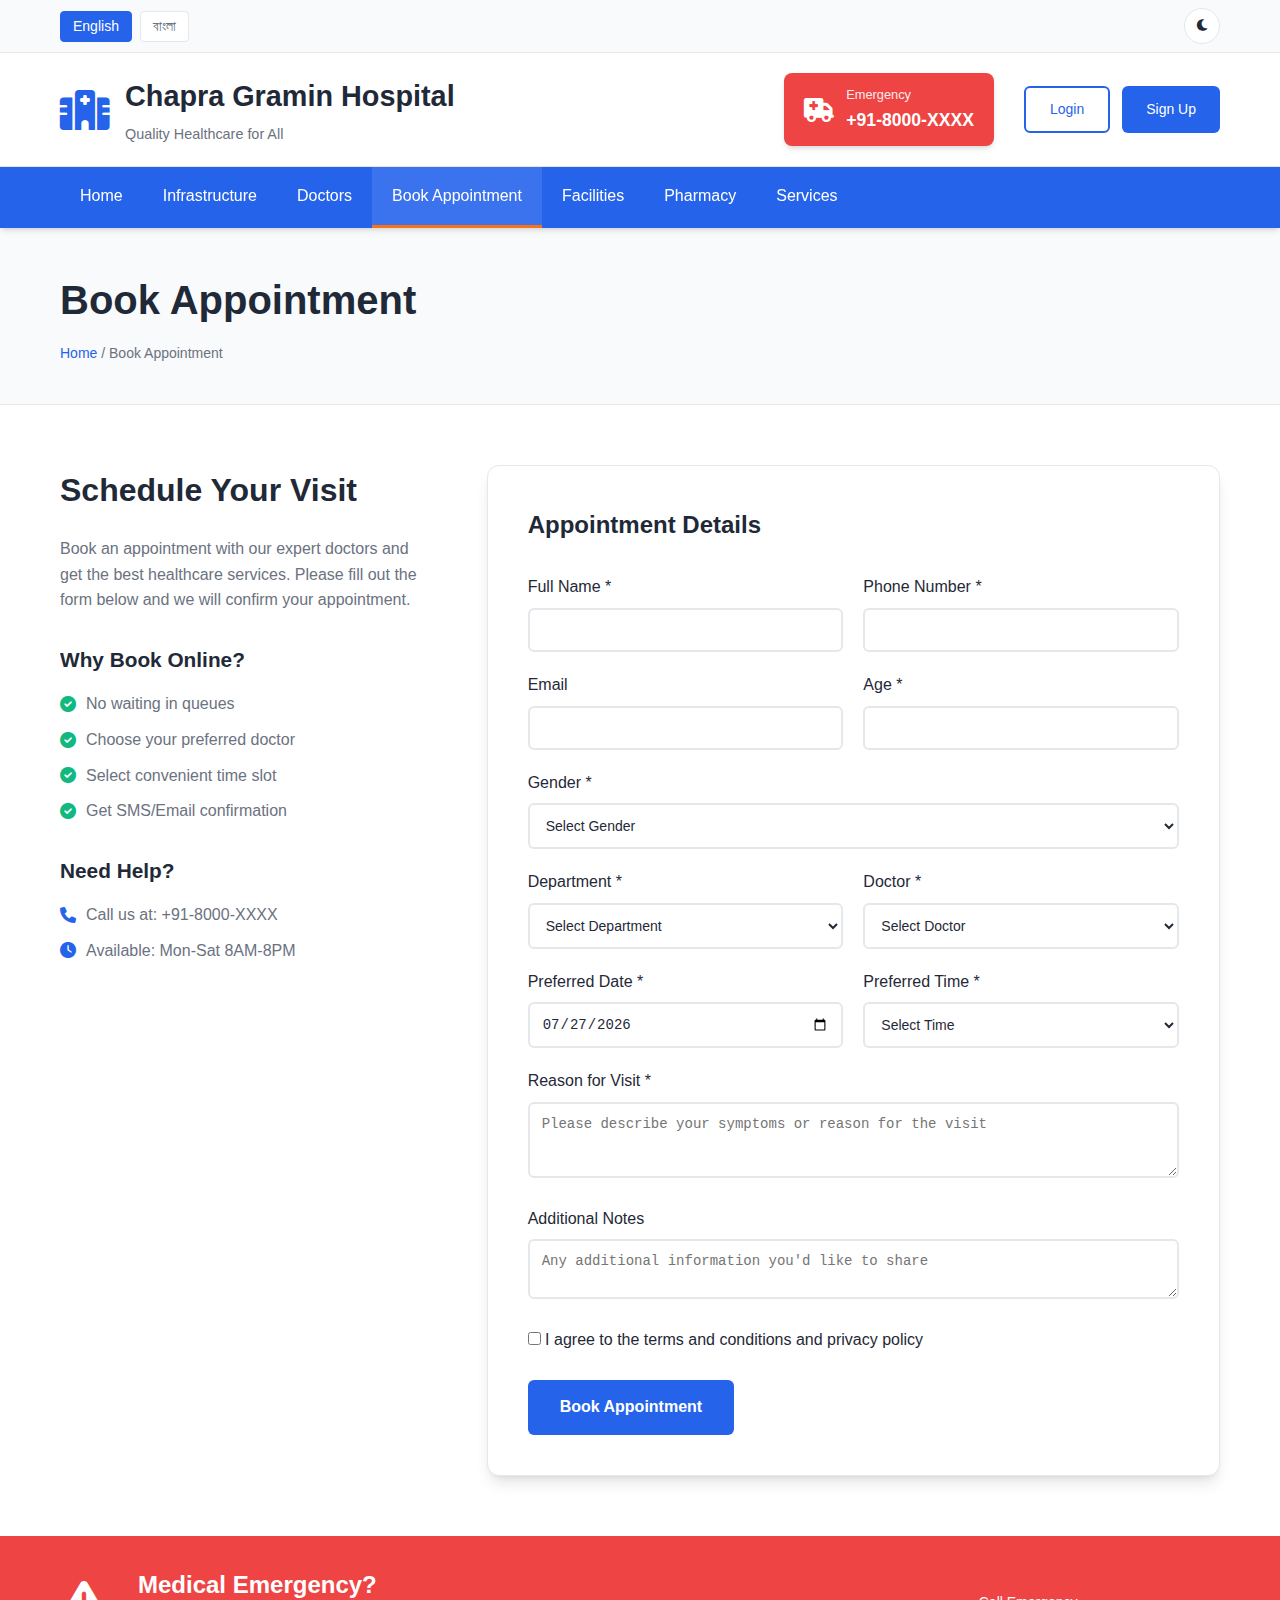
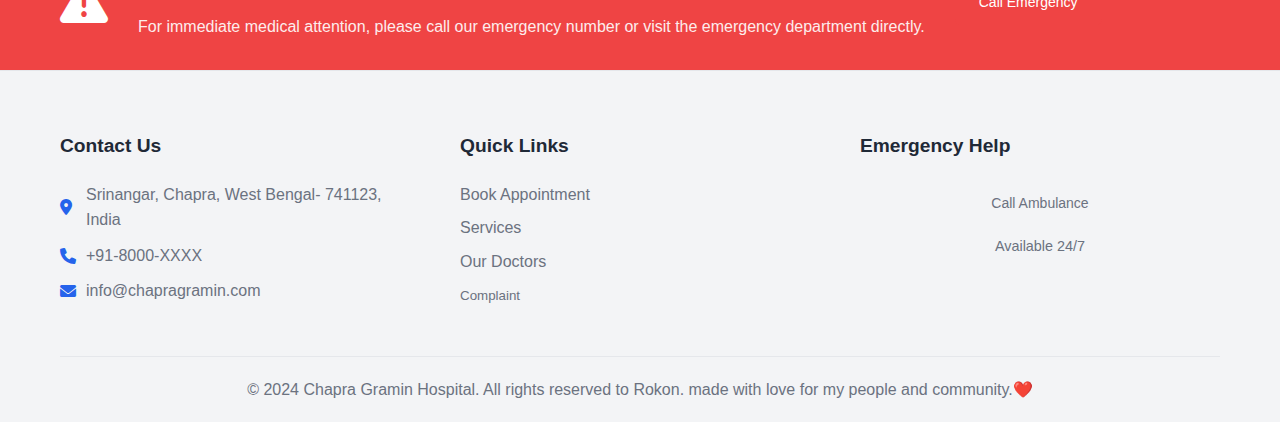
<file: appointment.html>
<!DOCTYPE html>
<html lang="en">
<head>
    <meta charset="UTF-8">
    <meta name="viewport" content="width=device-width, initial-scale=1.0">
    <title>Book Appointment - Chapra Gramin Hospital</title>
    <link rel="stylesheet" href="css/style.css">
    <link rel="stylesheet" href="https://cdnjs.cloudflare.com/ajax/libs/font-awesome/6.0.0/css/all.min.css">
</head>
<body>
    <!-- Language and Theme Controls -->
    <div class="top-controls">
        <div class="container">
            <div class="controls-wrapper">
                <div class="language-switcher">
                    <button id="lang-en" class="lang-btn active">English</button>
                    <button id="lang-bn" class="lang-btn">বাংলা</button>
                </div>
                <button id="theme-toggle" class="theme-toggle">
                    <i class="fas fa-moon"></i>
                </button>
            </div>
        </div>
    </div>

    <!-- Header -->
    <header class="header">
        <div class="container">
            <div class="header-content">
                <div class="logo">
                    <i class="fas fa-hospital"></i>
                    <div class="logo-text">
                        <h1 data-en="Chapra Gramin Hospital" data-bn="চাপড়া গ্রামীণ হাসপাতাল">Chapra Gramin Hospital</h1>
                        <p data-en="Quality Healthcare for All" data-bn="সবার জন্য মানসম্মত স্বাস্থ্যসেবা">Quality Healthcare for All</p>
                    </div>
                </div>
                <div class="header-actions">
                    <div class="emergency-contact">
                        <i class="fas fa-ambulance"></i>
                        <div>
                            <span data-en="Emergency" data-bn="জরুরি">Emergency</span>
                            <strong>+91-8000-XXXX</strong>
                        </div>
                    </div>
                    <div class="auth-buttons">
                        <button class="btn btn-outline" onclick="showLoginModal()" data-en="Login" data-bn="লগইন">Login</button>
                        <button class="btn btn-primary" onclick="showSignupModal()" data-en="Sign Up" data-bn="সাইন আপ">Sign Up</button>
                    </div>
                </div>
            </div>
        </div>
    </header>

    <!-- Navigation -->
    <nav class="navbar">
        <div class="container">
            <ul class="nav-menu">
                <li><a href="index.html" data-en="Home" data-bn="হোম">Home</a></li>
                <li><a href="infrastructure.html" data-en="Infrastructure" data-bn="অবকাঠামো">Infrastructure</a></li>
                <li><a href="doctors.html" data-en="Doctors" data-bn="ডাক্তার">Doctors</a></li>
                <li><a href="appointment.html" class="active" data-en="Book Appointment" data-bn="অ্যাপয়েন্টমেন্ট">Book Appointment</a></li>
                <li><a href="facilities.html" data-en="Facilities" data-bn="সুবিধা">Facilities</a></li>
                <li><a href="pharmacy.html" data-en="Pharmacy" data-bn="ফার্মেসি">Pharmacy</a></li>
                <li><a href="services.html" data-en="Services" data-bn="সেবা">Services</a></li>
            </ul>
            <button class="mobile-menu-toggle">
                <span></span>
                <span></span>
                <span></span>
            </button>
        </div>
    </nav>

    <!-- Main Content -->
    <main>
        <!-- Page Header -->
        <section class="page-header">
            <div class="container">
                <h1 data-en="Book Appointment" data-bn="অ্যাপয়েন্টমেন্ট বুক করুন">Book Appointment</h1>
                <nav class="breadcrumb">
                    <a href="index.html" data-en="Home" data-bn="হোম">Home</a> / 
                    <span data-en="Book Appointment" data-bn="অ্যাপয়েন্টমেন্ট বুক করুন">Book Appointment</span>
                </nav>
            </div>
        </section>

        <!-- Appointment Form Section -->
        <section class="appointment-section">
            <div class="container">
                <div class="appointment-content">
                    <div class="appointment-info">
                        <h2 data-en="Schedule Your Visit" data-bn="আপনার ভিজিট নির্ধারণ করুন">Schedule Your Visit</h2>
                        <p data-en="Book an appointment with our expert doctors and get the best healthcare services. Please fill out the form below and we will confirm your appointment." data-bn="আমাদের বিশেষজ্ঞ ডাক্তারদের সাথে অ্যাপয়েন্টমেন্ট বুক করুন এবং সর্বোত্তম স্বাস্থ্যসেবা পান। নিচের ফর্মটি পূরণ করুন এবং আমরা আপনার অ্যাপয়েন্টমেন্ট নিশ্চিত করব।">Book an appointment with our expert doctors and get the best healthcare services. Please fill out the form below and we will confirm your appointment.</p>
                        
                        <div class="appointment-benefits">
                            <h3 data-en="Why Book Online?" data-bn="কেন অনলাইনে বুক করবেন?">Why Book Online?</h3>
                            <ul>
                                <li><i class="fas fa-check-circle"></i> <span data-en="No waiting in queues" data-bn="সারিতে অপেক্ষা নেই">No waiting in queues</span></li>
                                <li><i class="fas fa-check-circle"></i> <span data-en="Choose your preferred doctor" data-bn="আপনার পছন্দের ডাক্তার বেছে নিন">Choose your preferred doctor</span></li>
                                <li><i class="fas fa-check-circle"></i> <span data-en="Select convenient time slot" data-bn="সুবিধামত সময় নির্বাচন করুন">Select convenient time slot</span></li>
                                <li><i class="fas fa-check-circle"></i> <span data-en="Get SMS/Email confirmation" data-bn="এসএমএস/ইমেইল নিশ্চিতকরণ পান">Get SMS/Email confirmation</span></li>
                            </ul>
                        </div>

                        <div class="contact-info">
                            <h3 data-en="Need Help?" data-bn="সাহায্য প্রয়োজন?">Need Help?</h3>
                            <p><i class="fas fa-phone"></i> <span data-en="Call us at: +91-8000-XXXX" data-bn="আমাদের কল করুন: +৯১-৮০০০-XXXX">Call us at: +91-8000-XXXX</span></p>
                            <p><i class="fas fa-clock"></i> <span data-en="Available: Mon-Sat 8AM-8PM" data-bn="উপলব্ধ: সোম-শনি সকাল ৮টা-রাত ৮টা">Available: Mon-Sat 8AM-8PM</span></p>
                        </div>
                    </div>

                    <div class="appointment-form-container">
                        <form id="appointmentForm" class="appointment-form" onsubmit="handleAppointment(event)">
                            <h3 data-en="Appointment Details" data-bn="অ্যাপয়েন্টমেন্টের বিস্তারিত">Appointment Details</h3>
                            
                            <div class="form-row">
                                <div class="form-group">
                                    <label data-en="Full Name *" data-bn="পূর্ণ নাম *">Full Name *</label>
                                    <input type="text" id="patientName" required>
                                </div>
                                <div class="form-group">
                                    <label data-en="Phone Number *" data-bn="ফোন নম্বর *">Phone Number *</label>
                                    <input type="tel" id="patientPhone" required>
                                </div>
                            </div>

                            <div class="form-row">
                                <div class="form-group">
                                    <label data-en="Email" data-bn="ইমেইল">Email</label>
                                    <input type="email" id="patientEmail">
                                </div>
                                <div class="form-group">
                                    <label data-en="Age *" data-bn="বয়স *">Age *</label>
                                    <input type="number" id="patientAge" min="1" max="120" required>
                                </div>
                            </div>

                            <div class="form-group">
                                <label data-en="Gender *" data-bn="লিঙ্গ *">Gender *</label>
                                <select id="patientGender" required>
                                    <option value="" data-en="Select Gender" data-bn="লিঙ্গ নির্বাচন করুন">Select Gender</option>
                                    <option value="male" data-en="Male" data-bn="পুরুষ">Male</option>
                                    <option value="female" data-en="Female" data-bn="মহিলা">Female</option>
                                    <option value="other" data-en="Other" data-bn="অন্যান্য">Other</option>
                                </select>
                            </div>

                            <div class="form-row">
                                <div class="form-group">
                                    <label data-en="Department *" data-bn="বিভাগ *">Department *</label>
                                    <select id="department" required onchange="updateDoctors()">
                                        <option value="" data-en="Select Department" data-bn="বিভাগ নির্বাচন করুন">Select Department</option>
                                        <option value="general" data-en="General Medicine" data-bn="সাধারণ চিকিৎসা">General Medicine</option>
                                        <option value="cardiology" data-en="Cardiology" data-bn="হৃদরোগ">Cardiology</option>
                                        <option value="orthopedic" data-en="Orthopedic" data-bn="অর্থোপেডিক">Orthopedic</option>
                                        <option value="pediatric" data-en="Pediatric" data-bn="শিশু চিকিৎসা">Pediatric</option>
                                        <option value="gynecology" data-en="Gynecology" data-bn="স্ত্রীরোগ">Gynecology</option>
                                        <option value="emergency" data-en="Emergency" data-bn="জরুরি">Emergency</option>
                                    </select>
                                </div>
                                <div class="form-group">
                                    <label data-en="Doctor *" data-bn="ডাক্তার *">Doctor *</label>
                                    <select id="doctor" required>
                                        <option value="" data-en="Select Doctor" data-bn="ডাক্তার নির্বাচন করুন">Select Doctor</option>
                                    </select>
                                </div>
                            </div>

                            <div class="form-row">
                                <div class="form-group">
                                    <label data-en="Preferred Date *" data-bn="পছন্দের তারিখ *">Preferred Date *</label>
                                    <input type="date" id="appointmentDate" required>
                                </div>
                                <div class="form-group">
                                    <label data-en="Preferred Time *" data-bn="পছন্দের সময় *">Preferred Time *</label>
                                    <select id="appointmentTime" required>
                                        <option value="" data-en="Select Time" data-bn="সময় নির্বাচন করুন">Select Time</option>
                                        <option value="09:00">09:00 AM</option>
                                        <option value="09:30">09:30 AM</option>
                                        <option value="10:00">10:00 AM</option>
                                        <option value="10:30">10:30 AM</option>
                                        <option value="11:00">11:00 AM</option>
                                        <option value="11:30">11:30 AM</option>
                                        <option value="12:00">12:00 PM</option>
                                        <option value="14:00">02:00 PM</option>
                                        <option value="14:30">02:30 PM</option>
                                        <option value="15:00">03:00 PM</option>
                                        <option value="15:30">03:30 PM</option>
                                        <option value="16:00">04:00 PM</option>
                                        <option value="16:30">04:30 PM</option>
                                        <option value="17:00">05:00 PM</option>
                                    </select>
                                </div>
                            </div>

                            <div class="form-group">
                                <label data-en="Reason for Visit *" data-bn="ভিজিটের কারণ *">Reason for Visit *</label>
                                <textarea id="visitReason" rows="3" required placeholder="Please describe your symptoms or reason for the visit" data-placeholder-en="Please describe your symptoms or reason for the visit" data-placeholder-bn="আপনার লক্ষণ বা ভিজিটের কারণ বর্ণনা করুন"></textarea>
                            </div>

                            <div class="form-group">
                                <label data-en="Additional Notes" data-bn="অতিরিক্ত নোট">Additional Notes</label>
                                <textarea id="additionalNotes" rows="2" placeholder="Any additional information you'd like to share" data-placeholder-en="Any additional information you'd like to share" data-placeholder-bn="আপনি যে কোনো অতিরিক্ত তথ্য শেয়ার করতে চান"></textarea>
                            </div>

                            <div class="form-group checkbox-group">
                                <label class="checkbox-label">
                                    <input type="checkbox" id="termsAgree" required>
                                    <span class="checkmark"></span>
                                    <span data-en="I agree to the terms and conditions and privacy policy" data-bn="আমি শর্তাবলী এবং গোপনীয়তা নীতিতে সম্মত">I agree to the terms and conditions and privacy policy</span>
                                </label>
                            </div>

                            <button type="submit" class="btn btn-primary btn-large" data-en="Book Appointment" data-bn="অ্যাপয়েন্টমেন্ট বুক করুন">Book Appointment</button>
                        </form>
                    </div>
                </div>
            </div>
        </section>

        <!-- Emergency Notice -->
        <section class="emergency-notice">
            <div class="container">
                <div class="notice-content">
                    <div class="notice-icon">
                        <i class="fas fa-exclamation-triangle"></i>
                    </div>
                    <div class="notice-text">
                        <h3 data-en="Medical Emergency?" data-bn="চিকিৎসা জরুরি অবস্থা?">Medical Emergency?</h3>
                        <p data-en="For immediate medical attention, please call our emergency number or visit the emergency department directly." data-bn="তাৎক্ষণিক চিকিৎসা সেবার জন্য, আমাদের জরুরি নম্বরে কল করুন বা সরাসরি জরুরি বিভাগে যান।">For immediate medical attention, please call our emergency number or visit the emergency department directly.</p>
                    </div>
                    <div class="notice-action">
                        <button class="btn btn-danger" onclick="callAmbulance()" data-en="Call Emergency" data-bn="জরুরি কল করুন">Call Emergency</button>
                    </div>
                </div>
            </div>
        </section>
    </main>

    <!-- Footer -->
    <footer class="footer">
        <div class="container">
            <div class="footer-content">
                <div class="footer-section">
                    <h4 data-en="Contact Us" data-bn="যোগাযোগ করুন">Contact Us</h4>
                    <div class="contact-info">
                        <p><i class="fas fa-map-marker-alt"></i> <span data-en="Srinangar, Chapra, West Bengal- 741123, India" data-bn="শ্রীনানগর, চাপড়া, পশ্চিমবঙ্গ- 741123, ভারত">Srinangar, Chapra, West Bengal- 741123, India</span></p>
                        <p><i class="fas fa-phone"></i> +91-8000-XXXX</p>
                        <p><i class="fas fa-envelope"></i> info@chapragramin.com</p>
                    </div>
                </div>
                <div class="footer-section">
                    <h4 data-en="Quick Links" data-bn="দ্রুত লিংক">Quick Links</h4>
                    <ul>
                        <li><a href="appointment.html" data-en="Book Appointment" data-bn="অ্যাপয়েন্টমেন্ট">Book Appointment</a></li>
                        <li><a href="services.html" data-en="Services" data-bn="সেবা">Services</a></li>
                        <li><a href="doctors.html" data-en="Our Doctors" data-bn="আমাদের ডাক্তার">Our Doctors</a></li>
                        <li><button onclick="showComplaintModal()" data-en="Complaint" data-bn="অভিযোগ">Complaint</button></li>
                    </ul>
                </div>
                <div class="footer-section">
                    <h4 data-en="Emergency Help" data-bn="জরুরি সাহায্য">Emergency Help</h4>
                    <div class="emergency-actions">
                        <button class="btn btn-danger" onclick="callAmbulance()" data-en="Call Ambulance" data-bn="অ্যাম্বুলেন্স কল করুন">Call Ambulance</button>
                        <p data-en="Available 24/7" data-bn="২৪/৭ উপলব্ধ">Available 24/7</p>
                    </div>
                </div>
            </div>
            <div class="footer-bottom">
                <p data-en="© 2024 Chapra Gramin Hospital. All rights reserved to Rokon. made with love for my people and community.❤️" data-bn="© ২০২৪ চাপড়া গ্রামীণ হাসপাতাল। সর্বস্বত্ব রোকনের কাছে সংরক্ষিত। আমার মানুষ এবং সম্প্রদায়ের প্রতি ভালোবাসা থেকে তৈরি।❤️">© 2024 Chapra Gramin Hospital. All rights reserved.</p>
            </div>
        </div>
    </footer>

    <!-- Include all modals -->
    <!-- Login Modal -->
    <div id="loginModal" class="modal">
        <div class="modal-content">
            <span class="close" onclick="closeModal('loginModal')">&times;</span>
            <h3 data-en="Login" data-bn="লগইন">Login</h3>
            <form id="loginForm" onsubmit="handleLogin(event)">
                <div class="form-group">
                    <label data-en="Email/Phone" data-bn="ইমেইল/ফোন">Email/Phone</label>
                    <input type="text" id="loginEmail" required>
                </div>
                <div class="form-group">
                    <label data-en="Password" data-bn="পাসওয়ার্ড">Password</label>
                    <input type="password" id="loginPassword" required>
                </div>
                <button type="submit" class="btn btn-primary" data-en="Login" data-bn="লগইন">Login</button>
            </form>
        </div>
    </div>

    <!-- Signup Modal -->
    <div id="signupModal" class="modal">
        <div class="modal-content">
            <span class="close" onclick="closeModal('signupModal')">&times;</span>
            <h3 data-en="Sign Up" data-bn="সাইন আপ">Sign Up</h3>
            <form id="signupForm" onsubmit="handleSignup(event)">
                <div class="form-group">
                    <label data-en="Full Name" data-bn="পূর্ণ নাম">Full Name</label>
                    <input type="text" id="signupName" required>
                </div>
                <div class="form-group">
                    <label data-en="Email" data-bn="ইমেইল">Email</label>
                    <input type="email" id="signupEmail" required>
                </div>
                <div class="form-group">
                    <label data-en="Phone" data-bn="ফোন">Phone</label>
                    <input type="tel" id="signupPhone" required>
                </div>
                <div class="form-group">
                    <label data-en="Password" data-bn="পাসওয়ার্ড">Password</label>
                    <input type="password" id="signupPassword" required>
                </div>
                <button type="submit" class="btn btn-primary" data-en="Sign Up" data-bn="সাইন আপ">Sign Up</button>
            </form>
        </div>
    </div>

    <!-- Complaint Modal -->
    <div id="complaintModal" class="modal">
        <div class="modal-content">
            <span class="close" onclick="closeModal('complaintModal')">&times;</span>
            <h3 data-en="Submit Complaint" data-bn="অভিযোগ জমা দিন">Submit Complaint</h3>
            <form id="complaintForm" onsubmit="handleComplaint(event)">
                <div class="form-group">
                    <label data-en="Your Name" data-bn="আপনার নাম">Your Name</label>
                    <input type="text" id="complaintName" required>
                </div>
                <div class="form-group">
                    <label data-en="Contact Number" data-bn="যোগাযোগের নম্বর">Contact Number</label>
                    <input type="tel" id="complaintPhone" required>
                </div>
                <div class="form-group">
                    <label data-en="Complaint Category" data-bn="অভিযোগের বিভাগ">Complaint Category</label>
                    <select id="complaintCategory" required>
                        <option value="" data-en="Select Category" data-bn="বিভাগ নির্বাচন করুন">Select Category</option>
                        <option value="service" data-en="Service Quality" data-bn="সেবার মান">Service Quality</option>
                        <option value="staff" data-en="Staff Behavior" data-bn="কর্মচারীদের আচরণ">Staff Behavior</option>
                        <option value="facility" data-en="Facility Issues" data-bn="সুবিধার সমস্যা">Facility Issues</option>
                        <option value="billing" data-en="Billing Issues" data-bn="বিলিং সমস্যা">Billing Issues</option>
                        <option value="other" data-en="Other" data-bn="অন্যান্য">Other</option>
                    </select>
                </div>
                <div class="form-group">
                    <label data-en="Complaint Details" data-bn="অভিযোগের বিস্তারিত">Complaint Details</label>
                    <textarea id="complaintDetails" rows="4" required></textarea>
                </div>
                <button type="submit" class="btn btn-primary" data-en="Submit Complaint" data-bn="অভিযোগ জমা দিন">Submit Complaint</button>
            </form>
        </div>
    </div>

    <!-- Notification -->
    <div id="notification" class="notification">
        <span id="notificationMessage"></span>
        <button onclick="closeNotification()">&times;</button>
    </div>

    <script src="js/main.js"></script>
    <script src="js/appointment.js"></script>
</body>
</html>
</file>
<file: css/style.css>
/* Reset and Base Styles */
* {
    margin: 0;
    padding: 0;
    box-sizing: border-box;
}

:root {
    /* Light Theme Colors */
    --primary-color: #2563eb;
    --secondary-color: #059669;
    --accent-color: #f97316;
    --success-color: #10b981;
    --warning-color: #f59e0b;
    --error-color: #ef4444;
    --text-primary: #1f2937;
    --text-secondary: #6b7280;
    --bg-primary: #ffffff;
    --bg-secondary: #f9fafb;
    --bg-tertiary: #f3f4f6;
    --border-color: #e5e7eb;
    --shadow-sm: 0 1px 2px 0 rgb(0 0 0 / 0.05);
    --shadow-md: 0 4px 6px -1px rgb(0 0 0 / 0.1), 0 2px 4px -2px rgb(0 0 0 / 0.1);
    --shadow-lg: 0 10px 15px -3px rgb(0 0 0 / 0.1), 0 4px 6px -4px rgb(0 0 0 / 0.1);
    --shadow-xl: 0 20px 25px -5px rgb(0 0 0 / 0.1), 0 8px 10px -6px rgb(0 0 0 / 0.1);
}

/* Dark Theme Colors */
[data-theme="dark"] {
    --primary-color: #3b82f6;
    --secondary-color: #10b981;
    --accent-color: #fb923c;
    --success-color: #22c55e;
    --warning-color: #fbbf24;
    --error-color: #f87171;
    --text-primary: #f9fafb;
    --text-secondary: #d1d5db;
    --bg-primary: #111827;
    --bg-secondary: #1f2937;
    --bg-tertiary: #374151;
    --border-color: #4b5563;
    --shadow-sm: 0 1px 2px 0 rgb(0 0 0 / 0.3);
    --shadow-md: 0 4px 6px -1px rgb(0 0 0 / 0.3), 0 2px 4px -2px rgb(0 0 0 / 0.3);
    --shadow-lg: 0 10px 15px -3px rgb(0 0 0 / 0.3), 0 4px 6px -4px rgb(0 0 0 / 0.3);
    --shadow-xl: 0 20px 25px -5px rgb(0 0 0 / 0.3), 0 8px 10px -6px rgb(0 0 0 / 0.3);
}

body {
    font-family: 'Segoe UI', Tahoma, Geneva, Verdana, sans-serif;
    line-height: 1.6;
    color: var(--text-primary);
    background-color: var(--bg-primary);
    transition: all 0.3s ease;
}

.container {
    max-width: 1200px;
    margin: 0 auto;
    padding: 0 20px;
}

/* Top Controls */
.top-controls {
    background-color: var(--bg-secondary);
    border-bottom: 1px solid var(--border-color);
    padding: 8px 0;
}

.controls-wrapper {
    display: flex;
    justify-content: space-between;
    align-items: center;
}

.language-switcher {
    display: flex;
    gap: 8px;
}

.lang-btn {
    padding: 6px 12px;
    border: 1px solid var(--border-color);
    background: var(--bg-primary);
    color: var(--text-secondary);
    border-radius: 4px;
    cursor: pointer;
    font-size: 14px;
    transition: all 0.3s ease;
}

.lang-btn.active,
.lang-btn:hover {
    background: var(--primary-color);
    color: white;
    border-color: var(--primary-color);
}

.theme-toggle {
    padding: 8px;
    border: 1px solid var(--border-color);
    background: var(--bg-primary);
    color: var(--text-primary);
    border-radius: 50%;
    cursor: pointer;
    transition: all 0.3s ease;
    width: 36px;
    height: 36px;
    display: flex;
    align-items: center;
    justify-content: center;
}

.theme-toggle:hover {
    background: var(--primary-color);
    color: white;
    border-color: var(--primary-color);
}

/* Header */
.header {
    background: var(--bg-primary);
    border-bottom: 1px solid var(--border-color);
    padding: 20px 0;
    box-shadow: var(--shadow-sm);
}

.header-content {
    display: flex;
    justify-content: space-between;
    align-items: center;
    gap: 20px;
}

.logo {
    display: flex;
    align-items: center;
    gap: 15px;
}

.logo i {
    font-size: 2.5rem;
    color: var(--primary-color);
}

.logo-text h1 {
    font-size: 1.8rem;
    font-weight: 700;
    color: var(--text-primary);
    margin-bottom: 4px;
}

.logo-text p {
    font-size: 0.9rem;
    color: var(--text-secondary);
}

.header-actions {
    display: flex;
    align-items: center;
    gap: 30px;
}

.emergency-contact {
    display: flex;
    align-items: center;
    gap: 12px;
    padding: 12px 20px;
    background: var(--error-color);
    color: white;
    border-radius: 8px;
    box-shadow: var(--shadow-md);
}

.emergency-contact i {
    font-size: 1.5rem;
}

.emergency-contact div span {
    display: block;
    font-size: 0.8rem;
    opacity: 0.9;
}

.emergency-contact div strong {
    font-size: 1.1rem;
    font-weight: 600;
}

.auth-buttons {
    display: flex;
    gap: 12px;
}

/* Navigation */
.navbar {
    background: var(--primary-color);
    padding: 0;
    position: sticky;
    top: 0;
    z-index: 100;
    box-shadow: var(--shadow-md);
}

.nav-menu {
    display: flex;
    list-style: none;
    margin: 0;
    padding: 0;
}

.nav-menu li {
    position: relative;
}

.nav-menu a {
    display: block;
    padding: 16px 20px;
    color: white;
    text-decoration: none;
    font-weight: 500;
    transition: all 0.3s ease;
    border-bottom: 3px solid transparent;
}

.nav-menu a:hover,
.nav-menu a.active {
    background: rgba(255, 255, 255, 0.1);
    border-bottom-color: var(--accent-color);
}

.mobile-menu-toggle {
    display: none;
    flex-direction: column;
    background: none;
    border: none;
    cursor: pointer;
    padding: 10px;
}

.mobile-menu-toggle span {
    width: 25px;
    height: 3px;
    background: white;
    margin: 3px 0;
    transition: 0.3s;
}

/* Buttons */
.btn {
    display: inline-block;
    padding: 12px 24px;
    border: none;
    border-radius: 6px;
    font-size: 14px;
    font-weight: 500;
    text-decoration: none;
    cursor: pointer;
    transition: all 0.3s ease;
    text-align: center;
    line-height: 1.4;
}

.btn-primary {
    background: var(--primary-color);
    color: white;
}

.btn-primary:hover {
    background: #1d4ed8;
    transform: translateY(-1px);
    box-shadow: var(--shadow-md);
}

.btn-outline {
    background: transparent;
    color: var(--primary-color);
    border: 2px solid var(--primary-color);
}

.btn-outline:hover {
    background: var(--primary-color);
    color: white;
}

.btn-danger {
    background: var(--error-color);
    color: white;
}

.btn-danger:hover {
    background: #dc2626;
    transform: translateY(-1px);
    box-shadow: var(--shadow-md);
}

.btn-sm {
    padding: 8px 16px;
    font-size: 13px;
}

.btn-large {
    padding: 16px 32px;
    font-size: 16px;
    font-weight: 600;
}

/* Hero Section */
.hero {
    background: url('https://lh3.googleusercontent.com/places/AAcXr8pni3jdS-lpiudinW9-DUSgX12KS2R2mG5IZnEqvgFOZEhu_bfesEMAh8VVnU4qw348uq2rqfyTl3wjmQ3rVMcjM12RqYAEaeA=s1600-h500') no-repeat center center;
    background-size: cover;
    color: white;
    padding: 80px 0;
    text-align: center;
    position: relative;
    overflow: hidden;
}

/* Optional: Add a dark overlay for better text visibility */
.hero::before {
    content: '';
    position: absolute;
    top: 0;
    left: 0;
    right: 0;
    bottom: 0;
    background: rgba(0, 0, 0, 0.5); /* adjust opacity as needed */
    z-index: 1;
}

.hero-content {
    position: relative;
    z-index: 2;
    max-width: 800px;
    margin: 0 auto;
    padding: 0 20px;
}

.hero h2 {
    font-size: 3rem;
    font-weight: 700;
    margin-bottom: 20px;
    line-height: 1.2;
}

.hero p {
    font-size: 1.2rem;
    margin-bottom: 40px;
    opacity: 0.9;
    line-height: 1.6;
}

.hero-actions {
    display: flex;
    gap: 20px;
    justify-content: center;
    flex-wrap: wrap;
}


/* Page Header */
.page-header {
    background: var(--bg-secondary);
    padding: 40px 0;
    border-bottom: 1px solid var(--border-color);
}

.page-header h1 {
    font-size: 2.5rem;
    font-weight: 700;
    color: var(--text-primary);
    margin-bottom: 10px;
}

.breadcrumb {
    color: var(--text-secondary);
    font-size: 14px;
}

.breadcrumb a {
    color: var(--primary-color);
    text-decoration: none;
}

.breadcrumb a:hover {
    text-decoration: underline;
}

/* Quick Services */
.quick-services {
    padding: 80px 0;
    background: var(--bg-secondary);
}

.quick-services h3 {
    text-align: center;
    font-size: 2.5rem;
    font-weight: 700;
    margin-bottom: 50px;
    color: var(--text-primary);
}

.services-grid {
    display: grid;
    grid-template-columns: repeat(auto-fit, minmax(280px, 1fr));
    gap: 30px;
}

.service-card {
    background: var(--bg-primary);
    padding: 40px 30px;
    border-radius: 12px;
    text-align: center;
    box-shadow: var(--shadow-md);
    transition: all 0.3s ease;
    border: 1px solid var(--border-color);
}

.service-card:hover {
    transform: translateY(-5px);
    box-shadow: var(--shadow-xl);
}

.service-card i {
    font-size: 3rem;
    color: var(--primary-color);
    margin-bottom: 20px;
}

.service-card h4 {
    font-size: 1.3rem;
    font-weight: 600;
    margin-bottom: 15px;
    color: var(--text-primary);
}

.service-card p {
    color: var(--text-secondary);
    margin-bottom: 25px;
    line-height: 1.6;
}

/* About Section */
.about {
    padding: 80px 0;
}

.about-content {
    display: grid;
    grid-template-columns: 1fr 1fr;
    gap: 60px;
    align-items: center;
}

.about-text h3 {
    font-size: 2.2rem;
    font-weight: 700;
    margin-bottom: 25px;
    color: var(--text-primary);
}

.about-text p {
    font-size: 1.1rem;
    color: var(--text-secondary);
    margin-bottom: 40px;
    line-height: 1.7;
}

.stats {
    display: flex;
    gap: 40px;
}

.stat {
    text-align: center;
}

.stat strong {
    display: block;
    font-size: 2rem;
    font-weight: 700;
    color: var(--primary-color);
    margin-bottom: 5px;
}

.stat span {
    font-size: 0.9rem;
    color: var(--text-secondary);
}

.about-image img {
    width: 100%;
    height: 400px;
    object-fit: cover;
    border-radius: 12px;
    box-shadow: var(--shadow-lg);
}

/* News Section */
.news {
    padding: 80px 0;
    background: var(--bg-secondary);
}

.news h3 {
    text-align: center;
    font-size: 2.5rem;
    font-weight: 700;
    margin-bottom: 50px;
    color: var(--text-primary);
}

.news-grid {
    display: grid;
    grid-template-columns: repeat(auto-fit, minmax(350px, 1fr));
    gap: 40px;
}

.news-card {
    background: var(--bg-primary);
    border-radius: 12px;
    overflow: hidden;
    box-shadow: var(--shadow-md);
    transition: all 0.3s ease;
    border: 1px solid var(--border-color);
}

.news-card:hover {
    transform: translateY(-5px);
    box-shadow: var(--shadow-xl);
}

.news-card img {
    width: 100%;
    height: 200px;
    object-fit: cover;
}

.news-content {
    padding: 30px;
}

.news-content h4 {
    font-size: 1.3rem;
    font-weight: 600;
    margin-bottom: 15px;
    color: var(--text-primary);
}

.news-content p {
    color: var(--text-secondary);
    margin-bottom: 20px;
    line-height: 1.6;
}

/* Infrastructure Styles */
.infrastructure-overview {
    padding: 60px 0;
}

.section-intro {
    text-align: center;
    max-width: 800px;
    margin: 0 auto 60px;
}

.section-intro h2 {
    font-size: 2.5rem;
    font-weight: 700;
    margin-bottom: 20px;
    color: var(--text-primary);
}

.section-intro p {
    font-size: 1.1rem;
    color: var(--text-secondary);
    line-height: 1.7;
}

.infrastructure-stats {
    display: grid;
    grid-template-columns: repeat(auto-fit, minmax(200px, 1fr));
    gap: 30px;
    margin-bottom: 60px;
}

.stat-card {
    background: var(--bg-primary);
    padding: 40px 20px;
    border-radius: 12px;
    text-align: center;
    box-shadow: var(--shadow-md);
    border: 1px solid var(--border-color);
    transition: all 0.3s ease;
}

.stat-card:hover {
    transform: translateY(-3px);
    box-shadow: var(--shadow-lg);
}

.stat-card i {
    font-size: 2.5rem;
    color: var(--primary-color);
    margin-bottom: 15px;
}

.stat-card h3 {
    font-size: 2rem;
    font-weight: 700;
    color: var(--text-primary);
    margin-bottom: 10px;
}

.stat-card p {
    color: var(--text-secondary);
    font-weight: 500;
}

.infrastructure-details {
    padding: 60px 0;
    background: var(--bg-secondary);
}

.infrastructure-grid {
    display: grid;
    gap: 60px;
}

.infrastructure-item {
    display: grid;
    grid-template-columns: 1fr 1fr;
    gap: 40px;
    align-items: center;
}

.infrastructure-item:nth-child(even) {
    direction: rtl;
}

.infrastructure-item:nth-child(even) .infrastructure-content {
    direction: ltr;
}

.infrastructure-image img {
    width: 100%;
    height: 300px;
    object-fit: cover;
    border-radius: 12px;
    box-shadow: var(--shadow-lg);
}

.infrastructure-content h3 {
    font-size: 1.8rem;
    font-weight: 700;
    margin-bottom: 20px;
    color: var(--text-primary);
}

.infrastructure-content p {
    font-size: 1.1rem;
    color: var(--text-secondary);
    margin-bottom: 25px;
    line-height: 1.6;
}

.infrastructure-content ul {
    list-style: none;
    padding: 0;
}

.infrastructure-content li {
    padding: 8px 0;
    color: var(--text-secondary);
    position: relative;
    padding-left: 25px;
}

.infrastructure-content li::before {
    content: '✓';
    position: absolute;
    left: 0;
    color: var(--success-color);
    font-weight: bold;
}

.infrastructure-features {
    padding: 60px 0;
}

.infrastructure-features h2 {
    text-align: center;
    font-size: 2.5rem;
    font-weight: 700;
    margin-bottom: 50px;
    color: var(--text-primary);
}

.features-grid {
    display: grid;
    grid-template-columns: repeat(auto-fit, minmax(300px, 1fr));
    gap: 30px;
}

.feature-card {
    background: var(--bg-primary);
    padding: 30px;
    border-radius: 12px;
    text-align: center;
    box-shadow: var(--shadow-md);
    border: 1px solid var(--border-color);
    transition: all 0.3s ease;
}

.feature-card:hover {
    transform: translateY(-3px);
    box-shadow: var(--shadow-lg);
}

.feature-card i {
    font-size: 2.5rem;
    color: var(--primary-color);
    margin-bottom: 20px;
}

.feature-card h4 {
    font-size: 1.3rem;
    font-weight: 600;
    margin-bottom: 15px;
    color: var(--text-primary);
}

.feature-card p {
    color: var(--text-secondary);
    line-height: 1.6;
}

/* Doctors Styles */
.doctors-section {
    padding: 60px 0;
}

.department-filter {
    display: flex;
    justify-content: center;
    gap: 15px;
    margin-bottom: 50px;
    flex-wrap: wrap;
}

.filter-btn {
    padding: 10px 20px;
    border: 2px solid var(--border-color);
    background: var(--bg-primary);
    color: var(--text-secondary);
    border-radius: 25px;
    cursor: pointer;
    transition: all 0.3s ease;
    font-weight: 500;
}

.filter-btn.active,
.filter-btn:hover {
    background: var(--primary-color);
    color: white;
    border-color: var(--primary-color);
}

.doctors-grid {
    display: grid;
    grid-template-columns: repeat(auto-fit, minmax(320px, 1fr));
    gap: 30px;
}

.doctor-card {
    background: var(--bg-primary);
    border-radius: 12px;
    overflow: hidden;
    box-shadow: var(--shadow-md);
    transition: all 0.3s ease;
    border: 1px solid var(--border-color);
}

.doctor-card:hover {
    transform: translateY(-5px);
    box-shadow: var(--shadow-xl);
}

.doctor-image img {
    width: 100%;
    height: 250px;
    object-fit: cover;
}

.doctor-info {
    padding: 25px;
}

.doctor-info h3 {
    font-size: 1.4rem;
    font-weight: 700;
    margin-bottom: 8px;
    color: var(--text-primary);
}

.doctor-specialty {
    color: var(--primary-color);
    font-weight: 600;
    margin-bottom: 8px;
}

.doctor-qualification {
    color: var(--text-secondary);
    font-size: 0.9rem;
    margin-bottom: 8px;
}

.doctor-experience {
    color: var(--text-secondary);
    font-size: 0.9rem;
    margin-bottom: 15px;
}

.doctor-schedule {
    background: var(--bg-secondary);
    padding: 12px;
    border-radius: 6px;
    margin-bottom: 20px;
}

.doctor-schedule p {
    font-size: 0.9rem;
    color: var(--text-secondary);
    margin: 0;
}

.cta-section {
    padding: 80px 0;
    background: linear-gradient(135deg, var(--primary-color) 0%, var(--secondary-color) 100%);
    color: white;
    text-align: center;
}

.cta-content h2 {
    font-size: 2.5rem;
    font-weight: 700;
    margin-bottom: 20px;
}

.cta-content p {
    font-size: 1.2rem;
    margin-bottom: 30px;
    opacity: 0.9;
}

/* Appointment Styles */
.appointment-section {
    padding: 60px 0;
}

.appointment-content {
    display: grid;
    grid-template-columns: 1fr 2fr;
    gap: 60px;
    align-items: start;
}

.appointment-info h2 {
    font-size: 2rem;
    font-weight: 700;
    margin-bottom: 20px;
    color: var(--text-primary);
}

.appointment-info p {
    color: var(--text-secondary);
    margin-bottom: 30px;
    line-height: 1.6;
}

.appointment-benefits {
    margin-bottom: 30px;
}

.appointment-benefits h3 {
    font-size: 1.3rem;
    font-weight: 600;
    margin-bottom: 15px;
    color: var(--text-primary);
}

.appointment-benefits ul {
    list-style: none;
    padding: 0;
}

.appointment-benefits li {
    display: flex;
    align-items: center;
    gap: 10px;
    margin-bottom: 10px;
    color: var(--text-secondary);
}

.appointment-benefits i {
    color: var(--success-color);
}

.contact-info h3 {
    font-size: 1.3rem;
    font-weight: 600;
    margin-bottom: 15px;
    color: var(--text-primary);
}

.contact-info p {
    display: flex;
    align-items: center;
    gap: 10px;
    margin-bottom: 8px;
    color: var(--text-secondary);
}

.contact-info i {
    color: var(--primary-color);
    width: 16px;
}

.appointment-form-container {
    background: var(--bg-primary);
    padding: 40px;
    border-radius: 12px;
    box-shadow: var(--shadow-lg);
    border: 1px solid var(--border-color);
}

.appointment-form h3 {
    font-size: 1.5rem;
    font-weight: 700;
    margin-bottom: 30px;
    color: var(--text-primary);
}

.form-row {
    display: grid;
    grid-template-columns: 1fr 1fr;
    gap: 20px;
}

.form-group {
    margin-bottom: 20px;
}

.form-group label {
    display: block;
    margin-bottom: 8px;
    font-weight: 500;
    color: var(--text-primary);
}

.form-group input,
.form-group select,
.form-group textarea {
    width: 100%;
    padding: 12px;
    border: 2px solid var(--border-color);
    border-radius: 6px;
    font-size: 14px;
    background: var(--bg-primary);
    color: var(--text-primary);
    transition: all 0.3s ease;
}

.form-group input:focus,
.form-group select:focus,
.form-group textarea:focus {
    outline: none;
    border-color: var(--primary-color);
    box-shadow: 0 0 0 3px rgba(37, 99, 235, 0.1);
}

.checkbox-group {
    display: flex;
    align-items: center;
    gap: 10px;
}

.checkbox-label {
    display: flex;
    align-items: center;
    gap: 10px;
    cursor: pointer;
    color: var(--text-secondary);
}

.checkbox-label input[type="checkbox"] {
    width: auto;
}

.emergency-notice {
    background: var(--error-color);
    color: white;
    padding: 30px 0;
}

.notice-content {
    display: flex;
    align-items: center;
    gap: 30px;
}

.notice-icon i {
    font-size: 3rem;
}

.notice-text h3 {
    font-size: 1.5rem;
    font-weight: 700;
    margin-bottom: 10px;
}

.notice-text p {
    opacity: 0.9;
    line-height: 1.6;
}

/* Facilities Styles */
.facilities-overview {
    padding: 60px 0;
}

.facilities-grid {
    display: grid;
    grid-template-columns: repeat(auto-fit, minmax(350px, 1fr));
    gap: 40px;
}

.facility-card {
    background: var(--bg-primary);
    padding: 30px;
    border-radius: 12px;
    box-shadow: var(--shadow-md);
    border: 1px solid var(--border-color);
    transition: all 0.3s ease;
}

.facility-card:hover {
    transform: translateY(-3px);
    box-shadow: var(--shadow-lg);
}

.facility-icon {
    text-align: center;
    margin-bottom: 20px;
}

.facility-icon i {
    font-size: 3rem;
    color: var(--primary-color);
}

.facility-content h3 {
    font-size: 1.5rem;
    font-weight: 700;
    margin-bottom: 15px;
    color: var(--text-primary);
    text-align: center;
}

.facility-content p {
    color: var(--text-secondary);
    margin-bottom: 20px;
    line-height: 1.6;
    text-align: center;
}

.facility-content ul {
    list-style: none;
    padding: 0;
}

.facility-content li {
    padding: 8px 0;
    color: var(--text-secondary);
    position: relative;
    padding-left: 25px;
}

.facility-content li::before {
    content: '✓';
    position: absolute;
    left: 0;
    color: var(--success-color);
    font-weight: bold;
}

.diagnostic-services {
    padding: 60px 0;
    background: var(--bg-secondary);
}

.diagnostic-services h2 {
    text-align: center;
    font-size: 2.5rem;
    font-weight: 700;
    margin-bottom: 50px;
    color: var(--text-primary);
}

.laboratory-services {
    padding: 60px 0;
}

.laboratory-services h2 {
    text-align: center;
    font-size: 2.5rem;
    font-weight: 700;
    margin-bottom: 50px;
    color: var(--text-primary);
}

.lab-services-content {
    display: grid;
    grid-template-columns: 2fr 1fr;
    gap: 60px;
    align-items: center;
}

.lab-info h3 {
    font-size: 1.8rem;
    font-weight: 700;
    margin-bottom: 20px;
    color: var(--text-primary);
}

.lab-info p {
    color: var(--text-secondary);
    margin-bottom: 30px;
    line-height: 1.6;
}

.lab-categories {
    display: grid;
    gap: 25px;
}

.lab-category h4 {
    font-size: 1.2rem;
    font-weight: 600;
    margin-bottom: 10px;
    color: var(--primary-color);
}

.lab-category ul {
    list-style: none;
    padding: 0;
}

.lab-category li {
    padding: 5px 0;
    color: var(--text-secondary);
    position: relative;
    padding-left: 20px;
}

.lab-category li::before {
    content: '•';
    position: absolute;
    left: 0;
    color: var(--primary-color);
    font-weight: bold;
}

.lab-image img {
    width: 100%;
    height: 400px;
    object-fit: cover;
    border-radius: 12px;
    box-shadow: var(--shadow-lg);
}

.surgical-facilities {
    padding: 60px 0;
    background: var(--bg-secondary);
}

.surgical-facilities h2 {
    text-align: center;
    font-size: 2.5rem;
    font-weight: 700;
    margin-bottom: 50px;
    color: var(--text-primary);
}

.surgical-content {
    display: grid;
    grid-template-columns: 1fr 2fr;
    gap: 60px;
    align-items: center;
}

.surgical-image img {
    width: 100%;
    height: 400px;
    object-fit: cover;
    border-radius: 12px;
    box-shadow: var(--shadow-lg);
}

.surgical-info h3 {
    font-size: 1.8rem;
    font-weight: 700;
    margin-bottom: 20px;
    color: var(--text-primary);
}

.surgical-info p {
    color: var(--text-secondary);
    margin-bottom: 30px;
    line-height: 1.6;
}

.surgical-features {
    margin-bottom: 30px;
}

.feature-item {
    display: flex;
    align-items: flex-start;
    gap: 15px;
    margin-bottom: 20px;
}

.feature-item i {
    font-size: 1.5rem;
    color: var(--primary-color);
    margin-top: 5px;
}

.feature-item h4 {
    font-size: 1.1rem;
    font-weight: 600;
    margin-bottom: 5px;
    color: var(--text-primary);
}

.feature-item p {
    color: var(--text-secondary);
    margin: 0;
}

.surgical-types h4 {
    font-size: 1.2rem;
    font-weight: 600;
    margin-bottom: 15px;
    color: var(--text-primary);
}

.procedure-list {
    display: flex;
    flex-wrap: wrap;
    gap: 10px;
}

.procedure-list span {
    background: var(--primary-color);
    color: white;
    padding: 6px 12px;
    border-radius: 20px;
    font-size: 0.9rem;
    font-weight: 500;
}

.emergency-services {
    padding: 60px 0;
}

.emergency-services h2 {
    text-align: center;
    font-size: 2.5rem;
    font-weight: 700;
    margin-bottom: 50px;
    color: var(--text-primary);
}

.emergency-grid {
    display: grid;
    grid-template-columns: repeat(auto-fit, minmax(300px, 1fr));
    gap: 30px;
}

.emergency-card {
    background: var(--bg-primary);
    padding: 30px;
    border-radius: 12px;
    text-align: center;
    box-shadow: var(--shadow-md);
    border: 1px solid var(--border-color);
    transition: all 0.3s ease;
}

.emergency-card:hover {
    transform: translateY(-3px);
    box-shadow: var(--shadow-lg);
}

.emergency-icon {
    margin-bottom: 20px;
}

.emergency-icon i {
    font-size: 3rem;
    color: var(--error-color);
}

.emergency-card h3 {
    font-size: 1.3rem;
    font-weight: 700;
    margin-bottom: 15px;
    color: var(--text-primary);
}

.emergency-card p {
    color: var(--text-secondary);
    margin-bottom: 20px;
    line-height: 1.6;
}

.emergency-card ul {
    list-style: none;
    padding: 0;
    text-align: left;
}

.emergency-card li {
    padding: 5px 0;
    color: var(--text-secondary);
    position: relative;
    padding-left: 20px;
}

.emergency-card li::before {
    content: '✓';
    position: absolute;
    left: 0;
    color: var(--success-color);
    font-weight: bold;
}

.additional-services {
    padding: 60px 0;
    background: var(--bg-secondary);
}

.additional-services h2 {
    text-align: center;
    font-size: 2.5rem;
    font-weight: 700;
    margin-bottom: 50px;
    color: var(--text-primary);
}

.services-grid {
    display: grid;
    grid-template-columns: repeat(auto-fit, minmax(250px, 1fr));
    gap: 30px;
}

.service-item {
    background: var(--bg-primary);
    padding: 30px 20px;
    border-radius: 12px;
    text-align: center;
    box-shadow: var(--shadow-md);
    border: 1px solid var(--border-color);
    transition: all 0.3s ease;
}

.service-item:hover {
    transform: translateY(-3px);
    box-shadow: var(--shadow-lg);
}

.service-item i {
    font-size: 2.5rem;
    color: var(--primary-color);
    margin-bottom: 15px;
}

.service-item h4 {
    font-size: 1.2rem;
    font-weight: 600;
    margin-bottom: 10px;
    color: var(--text-primary);
}

.service-item p {
    color: var(--text-secondary);
    line-height: 1.6;
}

/* Pharmacy Styles */
.pharmacy-overview {
    padding: 60px 0;
}

.pharmacy-intro {
    display: grid;
    grid-template-columns: 2fr 1fr;
    gap: 60px;
    align-items: center;
}

.pharmacy-info h2 {
    font-size: 2.2rem;
    font-weight: 700;
    margin-bottom: 20px;
    color: var(--text-primary);
}

.pharmacy-info p {
    color: var(--text-secondary);
    margin-bottom: 30px;
    line-height: 1.6;
}

.pharmacy-features {
    display: grid;
    grid-template-columns: repeat(2, 1fr);
    gap: 20px;
}

.feature-item {
    display: flex;
    align-items: center;
    gap: 10px;
    padding: 15px;
    background: var(--bg-secondary);
    border-radius: 8px;
}

.feature-item i {
    font-size: 1.5rem;
    color: var(--primary-color);
}

.feature-item span {
    font-weight: 500;
    color: var(--text-primary);
}

.pharmacy-image img {
    width: 100%;
    height: 300px;
    object-fit: cover;
    border-radius: 12px;
    box-shadow: var(--shadow-lg);
}

.medicine-categories {
    padding: 60px 0;
    background: var(--bg-secondary);
}

.medicine-categories h2 {
    text-align: center;
    font-size: 2.5rem;
    font-weight: 700;
    margin-bottom: 30px;
    color: var(--text-primary);
}

.category-filter {
    display: flex;
    justify-content: center;
    gap: 15px;
    margin-bottom: 50px;
    flex-wrap: wrap;
}

.medicines-grid {
    display: grid;
    grid-template-columns: repeat(auto-fit, minmax(350px, 1fr));
    gap: 30px;
}

.medicine-card {
    background: var(--bg-primary);
    padding: 30px;
    border-radius: 12px;
    box-shadow: var(--shadow-md);
    border: 1px solid var(--border-color);
    transition: all 0.3s ease;
}

.medicine-card:hover {
    transform: translateY(-3px);
    box-shadow: var(--shadow-lg);
}

.medicine-icon {
    text-align: center;
    margin-bottom: 20px;
}

.medicine-icon i {
    font-size: 3rem;
    color: var(--primary-color);
}

.medicine-info h3 {
    font-size: 1.4rem;
    font-weight: 700;
    margin-bottom: 15px;
    color: var(--text-primary);
    text-align: center;
}

.medicine-info p {
    color: var(--text-secondary);
    margin-bottom: 20px;
    line-height: 1.6;
    text-align: center;
}

.medicine-examples {
    display: flex;
    flex-wrap: wrap;
    gap: 8px;
    margin-bottom: 15px;
    justify-content: center;
}

.medicine-examples span {
    background: var(--bg-secondary);
    padding: 4px 8px;
    border-radius: 12px;
    font-size: 0.8rem;
    color: var(--text-secondary);
}

.prescription-note,
.otc-note,
.emergency-note {
    text-align: center;
    font-size: 0.9rem;
    font-weight: 500;
    padding: 8px;
    border-radius: 6px;
}

.prescription-note {
    background: var(--warning-color);
    color: white;
}

.otc-note {
    background: var(--success-color);
    color: white;
}

.emergency-note {
    background: var(--error-color);
    color: white;
}

.medical-supplies {
    padding: 60px 0;
}

.medical-supplies h2 {
    text-align: center;
    font-size: 2.5rem;
    font-weight: 700;
    margin-bottom: 50px;
    color: var(--text-primary);
}

.supplies-grid {
    display: grid;
    grid-template-columns: repeat(auto-fit, minmax(250px, 1fr));
    gap: 30px;
}

.supply-category {
    background: var(--bg-primary);
    padding: 30px;
    border-radius: 12px;
    box-shadow: var(--shadow-md);
    border: 1px solid var(--border-color);
}

.supply-category h3 {
    font-size: 1.3rem;
    font-weight: 700;
    margin-bottom: 20px;
    color: var(--primary-color);
    text-align: center;
}

.supply-category ul {
    list-style: none;
    padding: 0;
}

.supply-category li {
    padding: 8px 0;
    color: var(--text-secondary);
    position: relative;
    padding-left: 20px;
}

.supply-category li::before {
    content: '•';
    position: absolute;
    left: 0;
    color: var(--primary-color);
    font-weight: bold;
}

.pharmacy-services {
    padding: 60px 0;
    background: var(--bg-secondary);
}

.pharmacy-services h2 {
    text-align: center;
    font-size: 2.5rem;
    font-weight: 700;
    margin-bottom: 50px;
    color: var(--text-primary);
}

.contact-pharmacy {
    padding: 60px 0;
}

.contact-content {
    display: grid;
    grid-template-columns: 2fr 1fr;
    gap: 60px;
    align-items: start;
}

.contact-info h2 {
    font-size: 2rem;
    font-weight: 700;
    margin-bottom: 20px;
    color: var(--text-primary);
}

.contact-info p {
    color: var(--text-secondary);
    margin-bottom: 30px;
    line-height: 1.6;
}

.contact-details {
    display: grid;
    gap: 25px;
}

.contact-item {
    display: flex;
    align-items: flex-start;
    gap: 15px;
}

.contact-item i {
    font-size: 1.5rem;
    color: var(--primary-color);
    margin-top: 5px;
}

.contact-item h4 {
    font-size: 1.1rem;
    font-weight: 600;
    margin-bottom: 5px;
    color: var(--text-primary);
}

.contact-item p {
    color: var(--text-secondary);
    margin: 0;
}

.pharmacy-hours {
    background: var(--bg-primary);
    padding: 30px;
    border-radius: 12px;
    box-shadow: var(--shadow-md);
    border: 1px solid var(--border-color);
}

.pharmacy-hours h3 {
    font-size: 1.3rem;
    font-weight: 700;
    margin-bottom: 20px;
    color: var(--text-primary);
    text-align: center;
}

.hours-table {
    display: grid;
    gap: 10px;
}

.hours-row {
    display: flex;
    justify-content: space-between;
    padding: 10px 0;
    border-bottom: 1px solid var(--border-color);
}

.hours-row:last-child {
    border-bottom: none;
}

.hours-row span:first-child {
    color: var(--text-primary);
    font-weight: 500;
}

.hours-row span:last-child {
    color: var(--text-secondary);
}

/* Services Styles */
.services-overview {
    padding: 60px 0;
}

.medical-services {
    padding: 60px 0;
    background: var(--bg-secondary);
}

.medical-services h2 {
    text-align: center;
    font-size: 2.5rem;
    font-weight: 700;
    margin-bottom: 50px;
    color: var(--text-primary);
}

.administrative-services {
    padding: 60px 0;
}

.administrative-services h2 {
    text-align: center;
    font-size: 2.5rem;
    font-weight: 700;
    margin-bottom: 50px;
    color: var(--text-primary);
}

.admin-services-grid {
    display: grid;
    gap: 40px;
}

.admin-service-card {
    display: grid;
    grid-template-columns: auto 1fr;
    gap: 30px;
    background: var(--bg-primary);
    padding: 40px;
    border-radius: 12px;
    box-shadow: var(--shadow-md);
    border: 1px solid var(--border-color);
    transition: all 0.3s ease;
}

.admin-service-card:hover {
    transform: translateY(-3px);
    box-shadow: var(--shadow-lg);
}

.admin-service-icon {
    display: flex;
    align-items: center;
    justify-content: center;
    width: 80px;
    height: 80px;
    background: var(--primary-color);
    border-radius: 50%;
    color: white;
    font-size: 2rem;
}

.admin-service-content h3 {
    font-size: 1.6rem;
    font-weight: 700;
    margin-bottom: 15px;
    color: var(--text-primary);
}

.admin-service-content p {
    color: var(--text-secondary);
    margin-bottom: 25px;
    line-height: 1.6;
}

.service-details h4 {
    font-size: 1.1rem;
    font-weight: 600;
    margin-bottom: 10px;
    color: var(--text-primary);
}

.service-details ul {
    list-style: none;
    padding: 0;
    margin-bottom: 15px;
}

.service-details li {
    padding: 5px 0;
    color: var(--text-secondary);
    position: relative;
    padding-left: 20px;
}

.service-details li::before {
    content: '•';
    position: absolute;
    left: 0;
    color: var(--primary-color);
    font-weight: bold;
}

.processing-time {
    background: var(--bg-secondary);
    padding: 10px;
    border-radius: 6px;
    font-weight: 500;
    color: var(--text-primary);
    margin-bottom: 20px;
}

.vaccination-services {
    padding: 60px 0;
    background: var(--bg-secondary);
}

.vaccination-services h2 {
    text-align: center;
    font-size: 2.5rem;
    font-weight: 700;
    margin-bottom: 50px;
    color: var(--text-primary);
}

.vaccination-content {
    display: grid;
    grid-template-columns: 2fr 1fr;
    gap: 60px;
    align-items: center;
    margin-bottom: 40px;
}

.vaccination-info h3 {
    font-size: 1.8rem;
    font-weight: 700;
    margin-bottom: 20px;
    color: var(--text-primary);
}

.vaccination-info p {
    color: var(--text-secondary);
    margin-bottom: 30px;
    line-height: 1.6;
}

.vaccination-categories {
    display: grid;
    grid-template-columns: repeat(2, 1fr);
    gap: 30px;
    margin-bottom: 30px;
}

.vaccine-category h4 {
    font-size: 1.2rem;
    font-weight: 600;
    margin-bottom: 10px;
    color: var(--primary-color);
}

.vaccine-category ul {
    list-style: none;
    padding: 0;
}

.vaccine-category li {
    padding: 5px 0;
    color: var(--text-secondary);
    position: relative;
    padding-left: 20px;
}

.vaccine-category li::before {
    content: '•';
    position: absolute;
    left: 0;
    color: var(--primary-color);
    font-weight: bold;
}

.vaccination-schedule {
    background: var(--bg-primary);
    padding: 20px;
    border-radius: 8px;
    border: 1px solid var(--border-color);
}

.vaccination-schedule h4 {
    font-size: 1.1rem;
    font-weight: 600;
    margin-bottom: 10px;
    color: var(--text-primary);
}

.vaccination-schedule p {
    color: var(--text-secondary);
    margin-bottom: 5px;
}

.vaccination-image img {
    width: 100%;
    height: 300px;
    object-fit: cover;
    border-radius: 12px;
    box-shadow: var(--shadow-lg);
}

.vaccination-action {
    text-align: center;
}

.additional-grid {
    display: grid;
    grid-template-columns: repeat(auto-fit, minmax(300px, 1fr));
    gap: 30px;
}

.additional-service {
    background: var(--bg-primary);
    padding: 30px;
    border-radius: 12px;
    text-align: center;
    box-shadow: var(--shadow-md);
    border: 1px solid var(--border-color);
    transition: all 0.3s ease;
}

.additional-service:hover {
    transform: translateY(-3px);
    box-shadow: var(--shadow-lg);
}

.additional-service i {
    font-size: 2.5rem;
    color: var(--primary-color);
    margin-bottom: 15px;
}

.additional-service h4 {
    font-size: 1.2rem;
    font-weight: 600;
    margin-bottom: 10px;
    color: var(--text-primary);
}

.additional-service p {
    color: var(--text-secondary);
    line-height: 1.6;
}

/* Footer */
.footer {
    background: var(--bg-tertiary);
    padding: 60px 0 20px;
    border-top: 1px solid var(--border-color);
}

.footer-content {
    display: grid;
    grid-template-columns: repeat(auto-fit, minmax(250px, 1fr));
    gap: 40px;
    margin-bottom: 40px;
}

.footer-section h4 {
    font-size: 1.2rem;
    font-weight: 700;
    margin-bottom: 20px;
    color: var(--text-primary);
}

.contact-info p {
    display: flex;
    align-items: center;
    gap: 10px;
    margin-bottom: 10px;
    color: var(--text-secondary);
}

.contact-info i {
    color: var(--primary-color);
    width: 16px;
}

.footer-section ul {
    list-style: none;
    padding: 0;
}

.footer-section li {
    margin-bottom: 8px;
}

.footer-section a,
.footer-section button {
    color: var(--text-secondary);
    text-decoration: none;
    background: none;
    border: none;
    cursor: pointer;
    transition: color 0.3s ease;
}

.footer-section a:hover,
.footer-section button:hover {
    color: var(--primary-color);
}

.emergency-actions {
    text-align: center;
}

.emergency-actions p {
    margin-top: 10px;
    color: var(--text-secondary);
    font-size: 0.9rem;
}

.footer-bottom {
    text-align: center;
    padding-top: 20px;
    border-top: 1px solid var(--border-color);
    color: var(--text-secondary);
}

/* Modals */
.modal {
    display: none;
    position: fixed;
    z-index: 1000;
    left: 0;
    top: 0;
    width: 100%;
    height: 100%;
    background-color: rgba(0, 0, 0, 0.5);
    backdrop-filter: blur(4px);
}

.modal-content {
    background-color: var(--bg-primary);
    margin: 5% auto;
    padding: 40px;
    border-radius: 12px;
    width: 90%;
    max-width: 500px;
    max-height: 80vh;
    overflow-y: auto;
    position: relative;
    box-shadow: var(--shadow-xl);
    border: 1px solid var(--border-color);
}

.close {
    position: absolute;
    right: 20px;
    top: 20px;
    font-size: 28px;
    font-weight: bold;
    cursor: pointer;
    color: var(--text-secondary);
    transition: color 0.3s ease;
}

.close:hover {
    color: var(--error-color);
}

.modal h3 {
    font-size: 1.5rem;
    font-weight: 700;
    margin-bottom: 25px;
    color: var(--text-primary);
}

.vaccination-info h4 {
    font-size: 1.2rem;
    font-weight: 600;
    margin-bottom: 15px;
    color: var(--text-primary);
}

.vaccination-info ul {
    list-style: none;
    padding: 0;
    margin-bottom: 20px;
}

.vaccination-info li {
    padding: 8px 0;
    color: var(--text-secondary);
    position: relative;
    padding-left: 20px;
}

.vaccination-info li::before {
    content: '•';
    position: absolute;
    left: 0;
    color: var(--primary-color);
    font-weight: bold;
}

/* Notifications */
.notification {
    position: fixed;
    top: 20px;
    right: 20px;
    background: var(--success-color);
    color: white;
    padding: 15px 20px;
    border-radius: 8px;
    box-shadow: var(--shadow-lg);
    z-index: 1001;
    display: none;
    align-items: center;
    gap: 15px;
    max-width: 400px;
}

.notification.error {
    background: var(--error-color);
}

.notification.warning {
    background: var(--warning-color);
}

.notification button {
    background: none;
    border: none;
    color: white;
    font-size: 18px;
    cursor: pointer;
    padding: 0;
    width: 20px;
    height: 20px;
    display: flex;
    align-items: center;
    justify-content: center;
}

/* Responsive Design */
@media (max-width: 768px) {
    .container {
        padding: 0 15px;
    }

    /* Header adjustments for mobile */
    .header-content {
        flex-direction: column;
        gap: 15px;
        text-align: center;
    }

    .logo {
        flex-direction: column;
        gap: 10px;
    }

    .logo-text h1 {
        font-size: 1.4rem;
        margin-bottom: 2px;
    }

    .logo-text p {
        font-size: 0.8rem;
    }

    .header-actions {
        flex-direction: column;
        gap: 15px;
        width: 100%;
    }

    .emergency-contact {
        padding: 10px 15px;
        font-size: 0.9rem;
    }

    .auth-buttons {
        justify-content: center;
    }

    /* Navigation */
    .nav-menu {
        display: none;
        flex-direction: column;
        position: absolute;
        top: 100%;
        left: 0;
        right: 0;
        background: var(--primary-color);
        box-shadow: var(--shadow-lg);
    }

    .nav-menu.active {
        display: flex;
    }

    .mobile-menu-toggle {
        display: flex;
        margin-left: auto;
    }

    /* Hero section */
    .hero {
        padding: 60px 0;
    }

    .hero h2 {
        font-size: 2rem;
    }

    .hero p {
        font-size: 1rem;
    }

    .hero-actions {
        flex-direction: column;
        align-items: center;
    }

    /* Page header */
    .page-header h1 {
        font-size: 2rem;
    }

    /* Grid layouts */
    .services-grid,
    .features-grid,
    .doctors-grid,
    .facilities-grid,
    .medicines-grid,
    .emergency-grid,
    .admin-services-grid {
        grid-template-columns: 1fr;
        gap: 20px;
    }

    .about-content,
    .infrastructure-item,
    .lab-services-content,
    .surgical-content,
    .pharmacy-intro,
    .appointment-content,
    .vaccination-content,
    .contact-content {
        grid-template-columns: 1fr;
        gap: 30px;
    }

    .infrastructure-item:nth-child(even) {
        direction: ltr;
    }

    .stats {
        flex-direction: column;
        gap: 20px;
        text-align: center;
    }

    .form-row {
        grid-template-columns: 1fr;
        gap: 15px;
    }

    .pharmacy-features,
    .vaccination-categories {
        grid-template-columns: 1fr;
        gap: 15px;
    }

    .department-filter,
    .category-filter {
        flex-direction: column;
        align-items: center;
        gap: 10px;
    }

    .notice-content {
        flex-direction: column;
        text-align: center;
        gap: 20px;
    }

    .footer-content {
        grid-template-columns: 1fr;
        gap: 30px;
        text-align: center;
    }

    /* Modal adjustments */
    .modal-content {
        margin: 10% auto;
        padding: 30px 20px;
        width: 95%;
    }

    /* Font size adjustments */
    .section-intro h2,
    .infrastructure-features h2,
    .diagnostic-services h2,
    .laboratory-services h2,
    .surgical-facilities h2,
    .emergency-services h2,
    .medicine-categories h2,
    .medical-supplies h2,
    .pharmacy-services h2,
    .medical-services h2,
    .administrative-services h2,
    .vaccination-services h2,
    .additional-services h2 {
        font-size: 2rem;
    }

    .quick-services h3,
    .news h3 {
        font-size: 2rem;
    }

    /* Button adjustments */
    .btn-large {
        padding: 14px 24px;
        font-size: 15px;
    }

    /* Card padding adjustments */
    .service-card,
    .facility-card,
    .medicine-card,
    .emergency-card,
    .admin-service-card {
        padding: 25px 20px;
    }

    .appointment-form-container {
        padding: 30px 20px;
    }

    /* Infrastructure specific */
    .infrastructure-stats {
        grid-template-columns: repeat(2, 1fr);
        gap: 20px;
    }

    .stat-card {
        padding: 30px 15px;
    }

    /* Notification adjustments */
    .notification {
        top: 10px;
        right: 10px;
        left: 10px;
        max-width: none;
    }
}

@media (max-width: 480px) {
    .hero h2 {
        font-size: 1.8rem;
    }

    .page-header h1 {
        font-size: 1.8rem;
    }

    .section-intro h2 {
        font-size: 1.8rem;
    }

    .infrastructure-stats {
        grid-template-columns: 1fr;
    }

    .emergency-contact {
        flex-direction: column;
        text-align: center;
        gap: 8px;
    }

    .btn {
        padding: 10px 20px;
        font-size: 13px;
    }

    .btn-large {
        padding: 12px 20px;
        font-size: 14px;
    }
}

/* Animation Classes */
.fade-in {
    animation: fadeIn 0.5s ease-in;
}

@keyframes fadeIn {
    from { opacity: 0; transform: translateY(20px); }
    to { opacity: 1; transform: translateY(0); }
}

.slide-in {
    animation: slideIn 0.5s ease-out;
}

@keyframes slideIn {
    from { transform: translateX(-100%); }
    to { transform: translateX(0); }
}

/* Utility Classes */
.text-center { text-align: center; }
.text-left { text-align: left; }
.text-right { text-align: right; }

.mb-0 { margin-bottom: 0; }
.mb-1 { margin-bottom: 8px; }
.mb-2 { margin-bottom: 16px; }
.mb-3 { margin-bottom: 24px; }
.mb-4 { margin-bottom: 32px; }

.mt-0 { margin-top: 0; }
.mt-1 { margin-top: 8px; }
.mt-2 { margin-top: 16px; }
.mt-3 { margin-top: 24px; }
.mt-4 { margin-top: 32px; }

.hidden { display: none; }
.visible { display: block; }

/* Print Styles */
@media print {
    .top-controls,
    .navbar,
    .footer,
    .modal,
    .notification,
    .btn {
        display: none !important;
    }
    
    body {
        background: white !important;
        color: black !important;
    }
    
    .container {
        max-width: none;
        padding: 0;
    }
}
</file>
